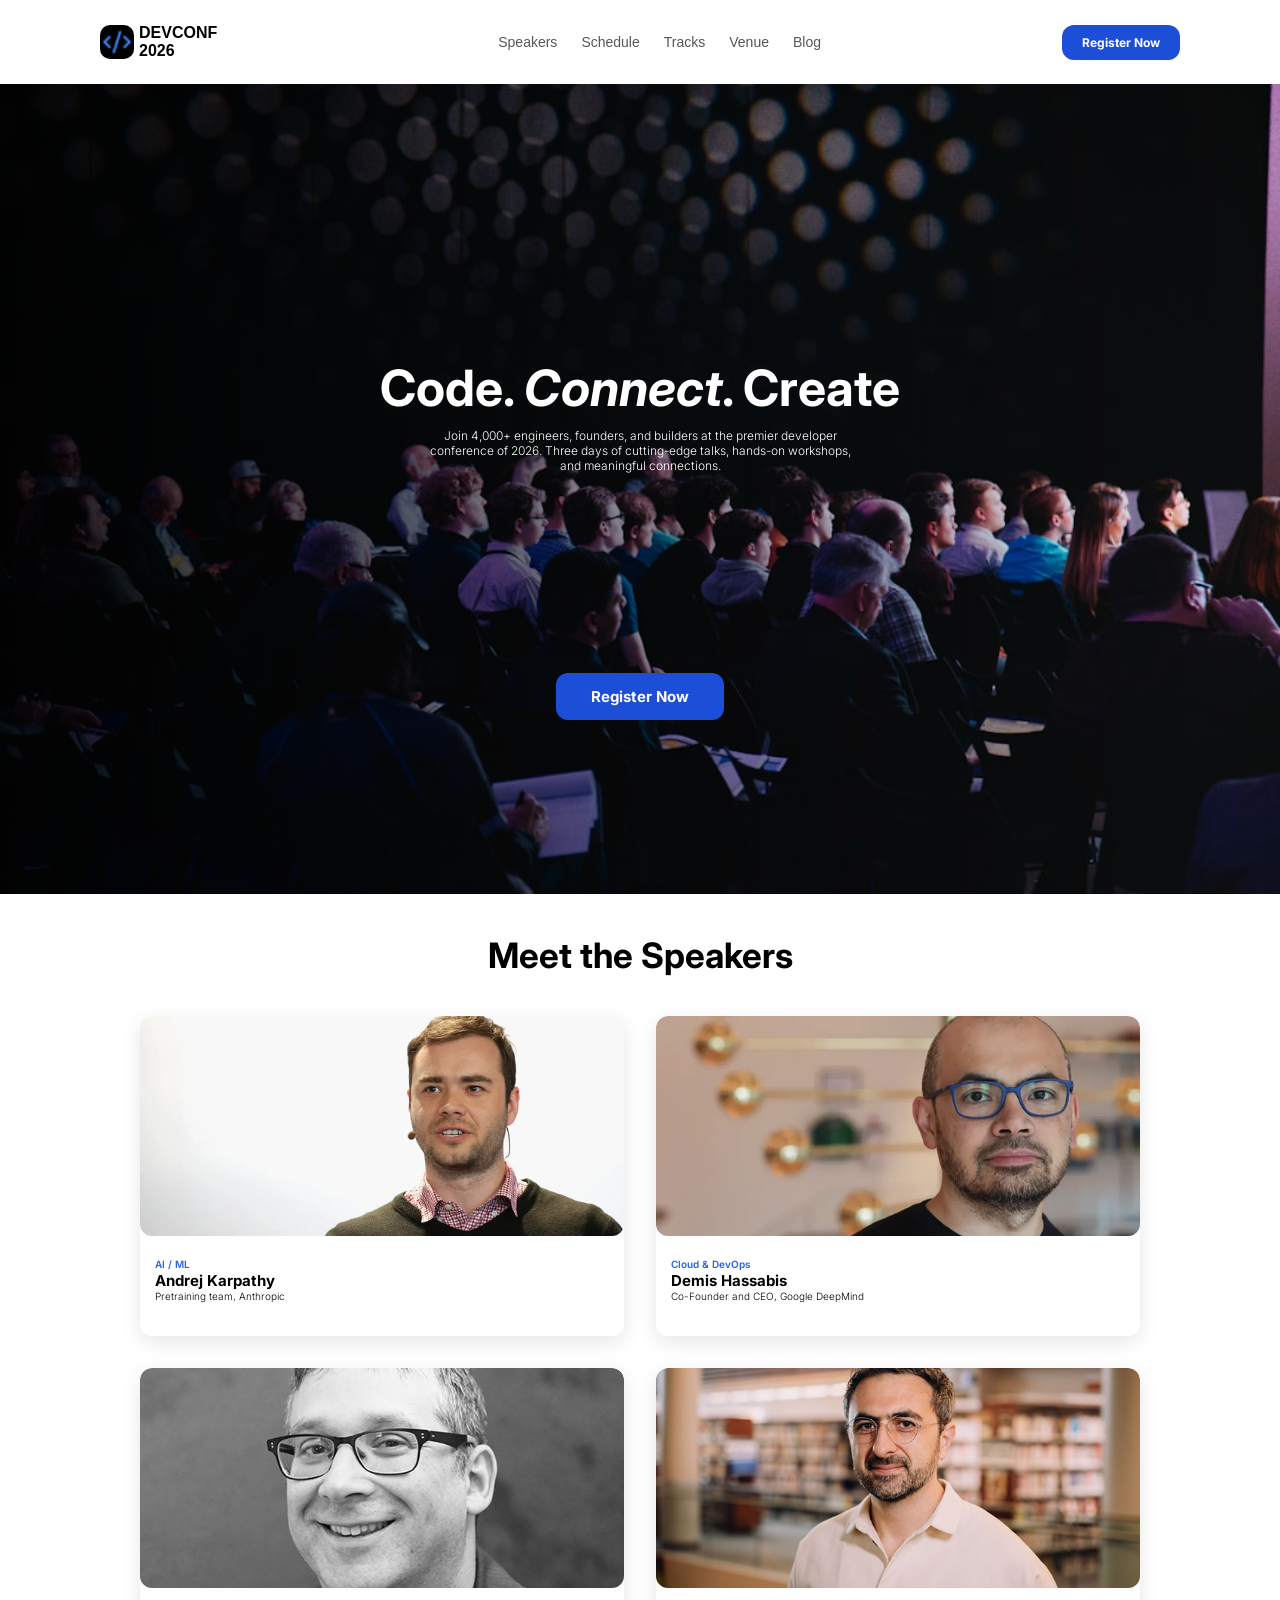
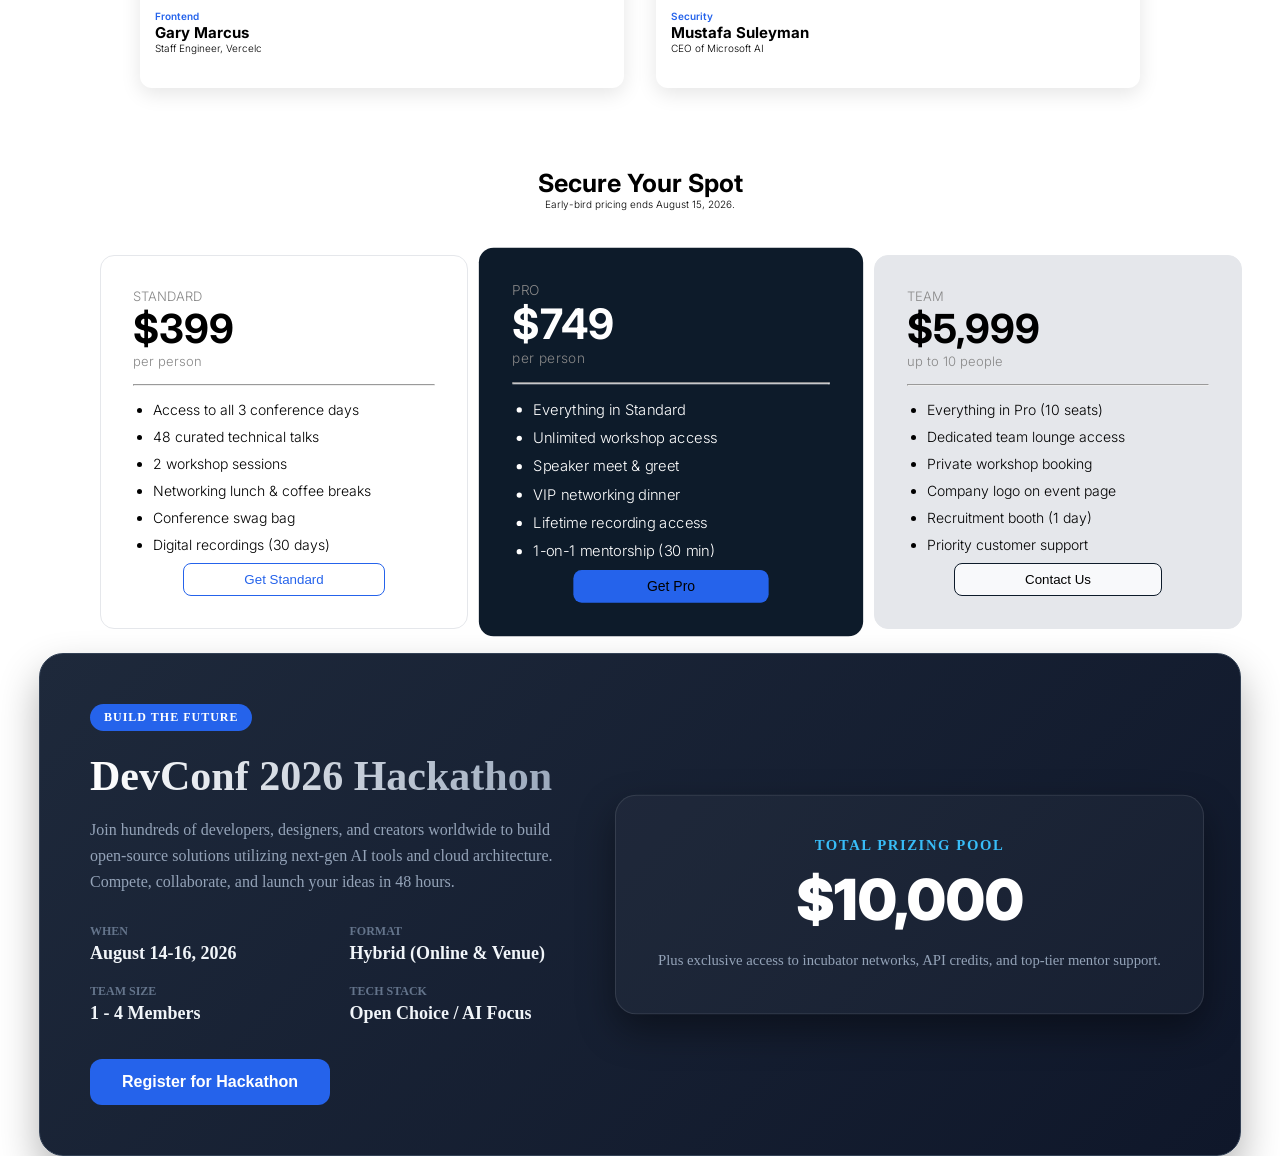
<file: assets/index.html>
<!DOCTYPE html>
<html lang="en">
<head>
    <meta charset="UTF-8">
    <meta name="viewport" content="width=device-width, initial-scale=1.0">
    <title>DevConf-2026</title>
    <link rel="stylesheet" href="./styles/styles.css">
</head>
<body>
    <header>
        <nav class="items-btn container">
            <div class="mini-logo  ">
                <img src="./Icon.png" alt="">
                <h3 class="devocnf arimo">DEVCONF<br>2026</h3>
            </div>
            <div class="items arimo">
              <ul>
                <li><a href="#">Speakers</a></li>
                <li><a href="#">Schedule</a></li>
                <li><a href="#">Tracks</a></li>
                <li><a href="#">Venue</a></li>
                <li><a href="#">Blog</a></li>
              </ul>
            </div>
            <div>
               <button class="btn inter">Register Now</button>
            </div>
        </nav>
    </header>

    <section class="hero">
     <div  class=" hero-content">
        <h1 class="hero-3C inter">Code. <i>Connect</i>. Create</h1>
        <p class="hero-P inter">Join 4,000+ engineers, founders, and builders at the premier developer <br> conference of 2026. Three days of cutting-edge talks, hands-on workshops, <br> and meaningful connections.</p>
        
             <button class="btn inter btn-hero">Register Now</button>
        </div>
     </div>
</section>
<main>
    <!-- Meet the Speakers Section
 -->
    <section class="container ">
      <h2 class="Meet-speker inter">Meet the Speakers</h2>
         <div class="card">
       <div class="card-1 inter">
        <img class="man-image" src="./andrej.png" alt="">
        <div class="text-1">
            <h5> <span>AI / ML</span></h5>
        <h3>Andrej Karpathy</h3>
        <p>Pretraining team, Anthropic</p>
        </div>
      </div>
        
      <div class="card-1 inter">
        <img class="man-image" src="./demis.png" alt="">
        <div class="text-1">
            <h5> <span>Cloud & DevOps</span></h5>
        <h3>Demis Hassabis</h3>
        <p>Co-Founder and CEO, Google DeepMind</p>
        </div>
      </div>

      <div class="card-1 inter">
        <img class="man-image" src="./gary.png" alt="">
        <div class="text-1">
            <h5> <span>Frontend</span></h5>
        <h3>Gary Marcus</h3>
        <p>Staff Engineer, Vercelc</p>
        </div>
      </div>

      <div class="card-1 inter">
        <img class="man-image" src="./mustafa.png" alt="">
        <div class="text-1">
            <h5> <span>Security</span></h5>
        <h3>Mustafa Suleyman</h3>
        <p>CEO of Microsoft AI</p>
        </div>
      </div>
      </div>

    </section>


    <!-- Secure your spot section -->
     <section class="container">
       <div class="secure inter">
         <h2>Secure Your Spot</h2>
        <p>Early-bird pricing ends August 15, 2026.</p>
       </div>
       <div class="pricing-grid">
        <!-- pricing card -->
        <div class="pricing-card-1 inter">
            
            <p class="standard">STANDARD</p>
            <h1>$399</h1>
            <p>per person</p>
            
            <hr>
            
                
                <ul class="">
                <li><a href="#"></a>Access to all 3 conference days</li>
                <li><a href="#"></a>48 curated technical talks</li>
                <li><a href="#"></a>2 workshop sessions</li>
                <li><a href="#"></a>Networking lunch & coffee breaks</li>
                <li><a href="#"></a>Conference swag bag</li>
                <li><a href=""></a>Digital recordings (30 days)</li>
              </ul>
              <button class="btn-get-1">Get Standard</button>
            
           
        </div>
        <div class="pricing-card-2 inter">
            <p>PRO</p>
            <h1>$749</h1>
            <p>per person</p>
            <hr>
            
                
                <ul class="spot">
                <li><a href="#"></a>Everything in Standard</li>
                <li><a href="#"></a>Unlimited workshop access</li>
                <li><a href="#"></a>Speaker meet & greet</li>
                <li><a href="#"></a>VIP networking dinner</li>
                <li><a href="#"></a>Lifetime recording access</li>
                <li><a href=""></a>1-on-1 mentorship (30 min)</li>
              </ul>
              <button class="btn-get-2">Get Pro</button>
            
           
        </div>
        <div class="pricinig-card-3 inter">
            <p>TEAM</p>
            <h1>$5,999</h1>
            <p>up to 10 people</p>
            <hr>
            
                
                <ul class="spot">
                <li><a href="#"></a>Everything in Pro (10 seats)</li>
                <li><a href="#"></a>Dedicated team lounge access</li>
                <li><a href="#"></a>Private workshop booking</li>
                <li><a href="#"></a>Company logo on event page</li>
                <li><a href="#"></a>Recruitment booth (1 day)</li>
                <li><a href=""></a>Priority customer support</li>
              </ul>
              <button class="btn-get-3">Contact Us</button>
            
           
        </div>
       </div>
     </section>


<!-- DevConf 2026 Hackathon Section -->
    <section class="hackathon-section">
        
        <!-- Left Side Content -->
        <div class="hackathon-content">
            <h4 class="hackathon-badge">BUILD THE FUTURE</h4>  
            <h2>DevConf 2026 Hackathon</h2>
            <p>Join hundreds of developers, designers, and creators worldwide to build open-source solutions utilizing next-gen AI tools and cloud architecture. Compete, collaborate, and launch your ideas in 48 hours.</p>
            
            <!-- Quick Info Grid -->
            <div class="hackathon-info-grid">
                <div class="info-item">
                    <h4 class="info-label">WHEN</h4>
                    <h3 class="info-value">August 14-16, 2026</h3>
                </div>
                <div class="info-item">
                    <h4 class="info-label">Format</h4>
                    <h3 class="info-value">Hybrid (Online & Venue)</h3>
                </div>
                <div class="info-item">
                    <h4 class="info-label">Team Size</h4>
                    <h3 class="info-value">1 - 4 Members</h3>
                </div>
                <div class="info-item">
                    <h3 class="info-label">Tech Stack</h3>
                    <h4 class="info-value">Open Choice / AI Focus</h4>
                </div>
            </div>

            <button class="register-btn">Register for Hackathon</button>
        </div>

        <!-- Right Side Highlighted Prize Card -->
        <div class="prize-card">
            <h4>TOTAL PRIZING POOL</h4>
            <h1>$10,000</h1>
            <p>Plus exclusive access to incubator networks, API credits, and top-tier mentor support.</p>
        </div>

    </section>
</main>
</body>
</html>
</file>
<file: assets/styles/styles.css>
/* Font style-Inter */
@import url('https://fonts.googleapis.com/css2?family=Inter:ital,opsz,wght@0,14..32,100..900;1,14..32,100..900&display=swap');

.inter{
  font-family: "Inter", sans-serif;
  font-optical-sizing: auto;
}
/* Font style-Arimo */
@import url('https://fonts.googleapis.com/css2?family=Arimo:ital,wght@0,400..700;1,400..700&display=swap');

.arimo{
  font-family: "Arimo", sans-serif;
  font-optical-sizing: auto;
  }
  /* global selector */
  *{
    margin: 0;
  }
    /* common padding */
    .container{
  margin: 24px 100px; 
   max-width: 1200px;
    
    }

  /* common-btn */
  .btn{
    background-color:#1D4ED8 ;
    padding: 10px 20px;
    color: white;
    border: none;
    border-radius: 12px;
    font-weight: bold;
    font-size:12px ;
    cursor: pointer;
  }
  /* dark-2 color */
  .dark-2{
    color: #575757;
  }



/* Navigation-bar */
.devocnf{
    font-weight: bold;
    font-size: 16px;
}
 .mini-logo{
    display: flex;
    align-items: center;
    gap:5px ;

 }
 .mini-logo img {
    width: 30px;
    height: 30px;
    background-color: black;
    padding: 2px;
    border-radius: 10px;
 }

 .items-btn{
   display: flex;
   align-items: center;
   justify-content: space-between;

   
   
 }
 .items ul{
    display: flex;
    list-style: none;
    gap: 24px;
   
   
 }
 
 
 .items a {
    text-decoration: none;
    color:#575757;
    cursor: pointer;
    font-weight: 500;
    font-size: 14px;

 }


.hero{
    background-image: linear-gradient(
        to right,
        rgba(0,0,0,0.85),
        rgba(0,0,0,0)
           ), url("../banner.jpg");
    height: 90vh;
    background-position: center;
     background-size: cover;
    background-repeat: no-repeat;

    display: flex;
    justify-content: center;
    align-items: center;

}
.hero-content{
    color: white;
    display: flex;
    flex-direction: column;
    justify-content: center;
    text-align: center;
    
    
}
.hero-3C{
   
   font-weight: bold;
   font-size: 50px;
   margin-top: 100px;
   
}
.hero-P{
   font-weight: 300;
   font-size: 12px;
    margin-top:10px;
}
.btn-hero{
    padding:14px 35px;
    font-size:18px;
    align-self:center;
    margin-top: 200px;
    font-weight: bold;
    font-size: 15px;
}

/* Card-section */
.Meet-speker{
    text-align: center;
    margin-top: 40px;
    font-weight: bold;
    font-size: 35px;
}


.card{
    display: grid;
    grid-template-columns: repeat(2, 1fr);
    margin-top: 40px;
    gap: 32px;
    max-width:1000px;
    margin:40px auto;
    box-shadow: ;
}
.man-image{
    width: 100%;
    /* width: 450px; */
    height: 220px;
    object-fit: cover;
    border-radius: 12px;
     
}


.card-1{
    box-shadow:  0 4px 8px 0 rgba(0, 0, 0, 0), 0 6px 20px 0 rgba(0, 0, 0, 0.1);;
    overflow: hidden;
    width: 100%;
    height: 320px; 
    border-radius:12px;
   
}
.text-1{
    padding: 15px;
}
span{
    color: #2563EB;
    font-weight: 600;
    font-size:10px;
}
.card-1 h3{
    font-weight:bold ;
    font-size: 15px;
}
.card-1 p{
    font-weight: 300;
    font-size: 10px;
}

/* secure card */
.secure{
    text-align: center;
    margin-top: 80px;
}
.secure h2{
 font-weight: bold;
 font-size: 25px;
}
.secure{
    font-weight:300 ;
    font-size: 10px;
}

.pricing-grid{
    display: grid;
    grid-template-columns: repeat(3, 1fr);
    gap: 20px;
    align-items: center;
    margin-top: 45px;
}
.pricing-card-1{
     background: #fff;
     border: 1px solid #E5E7EB;
    border-radius: 14px;
    padding:32px;
    
}
.pricing-card-2{
     background: #0D1B2A;
    color: #fff;
     
    box-shadow: 0 20px 40px rgba(0,0,0,.18);
    border-radius: 14px;
    padding: 32px;
    box-shadow: none !important;
    position: relative;
    z-index: 10;
    transform: scale(1.05);

}
.pricinig-card-3{
     background: #E5E7EB;
     border: 1px solid #E5E7EB;
    border-radius: 14px;
    padding:32px;
    
}

.pricing-grid h1{
font-weight: bold;
font-size: 40px;
}
.pricing-grid p{
    font-weight: 300;
    font-size: 13px;
    color:#888888;
}
.standard{
    font-weight: 300;
    font-size: 12px;
}
.pricing-grid hr{
    width: 300px;
    margin-top: 15px;
}
.pricing-grid ul {
padding-left: 0;
margin-left: 20px;
margin-top: 15px;
font-weight: 300;
font-size: 14px;
}
.pricing-grid ul li{
    margin-bottom: 10px;
}

.pricing-grid ul li a {
    color: #2563EB;
}
.btn-get-1{
color: #2563EB;
border: 1.5px solid #2563EB;
background-color: white;
padding: 8px 60px;
border-radius: 8px;
display: block;
margin: 0 auto;
cursor: pointer;
}
.btn-get-2{
    background-color: #2563EB;
    padding: 8px 70px;
    border: none;
    border-radius: 8px;
    display: block;
    margin: 0 auto;
    cursor: pointer;

}
.btn-get-3{
    background-color: #F8F9FB;
   
    padding: 8px 70px;
    border: 1.5px solid #0D1B2A;
    border-radius: 8px;
    display: block;
    margin: 0 auto;
    cursor: pointer;

}



/* Hackathon Section Container */
        .hackathon-section {
            max-width: 1100px;
            margin: 0 auto;
            background: linear-gradient(135deg, #1e293b 0%, #0f172a 100%);
            border: 1px solid #334155;
            border-radius: 24px;
            padding: 50px;
            box-shadow: 0 20px 40px rgba(0, 0, 0, 0.3);
            display: flex;
            align-items: center;
            justify-content: space-between;
            gap: 40px;
            overflow: hidden;
            position: relative;

        }

         
      /* Left Side: Content */
        .hackathon-content {
            flex: 1;
            z-index: 2;
        }

        .hackathon-badge {
            background-color: #2563eb;
            color: #ffffff;
            font-size: 12px;
            font-weight: 700;
            padding: 6px 14px;
            border-radius: 50px;
            display: inline-block;
            margin-bottom: 20px;
            letter-spacing: 1px;
        }

        .hackathon-content h2 {
            font-size: 42px;
            font-weight: 900;
             line-height: 1.2;
            margin-bottom: 16px;
            background: linear-gradient(to right, #ffffff, #94a3b8);
             -webkit-background-clip: text;
            -webkit-text-fill-color: transparent;
        }

        .hackathon-content p {
            color: #94a3b8;
            font-size: 16px;
             line-height: 1.6;
            margin-bottom: 30px;
        }

        /* Features/Info List */
        .hackathon-info-grid {
            display: grid;
            grid-template-columns: repeat(2, 1fr);
            gap: 20px;
            margin-bottom: 35px;
        }

        .info-item {
            display: flex;
            flex-direction: column;
        }

        .info-label {
            font-size: 12px;
            color: #64748b;
            text-transform: uppercase;
            font-weight: 600;
            margin-bottom: 4px;
        }

        .info-value {
            font-size: 18px;
            color: #f1f5f9;
            font-weight: 700;
        }

        .register-btn {
            background-color: #2563eb;
            color: white;
            border: none;
            padding: 14px 32px;
            font-size: 16px;
            font-weight: 700;
            border-radius: 12px;
            cursor: pointer;
        }

        

        /* Right Side: Prize Pool Card (Highlighted) */
        .prize-card {
            background: rgba(255, 255, 255, 0.03);
            border: 1px solid rgba(255, 255, 255, 0.1);
            padding: 40px;
            border-radius: 20px;
            text-align: center; 
            min-width: 320px;
            z-index: 2;
            transform: scale(1.05);
            box-shadow: 0 15px 35px rgba(0, 0, 0, 0.4);
        }

        .prize-card h4 {
            font-size: 14px;
            color: #38bdf8;
            font-weight: 700;
            letter-spacing: 1.5px;
            margin-bottom: 10px;
        }

        .prize-card h1 {
            font-size: 54px;
            font-weight: 900;
            color: #ffffff;
            margin-bottom: 15px;
            font-family: inter; 
        }

        .prize-card p {
            font-size: 14px;
            color: #94a3b8;
            line-height: 1.5;
        }
</file>
